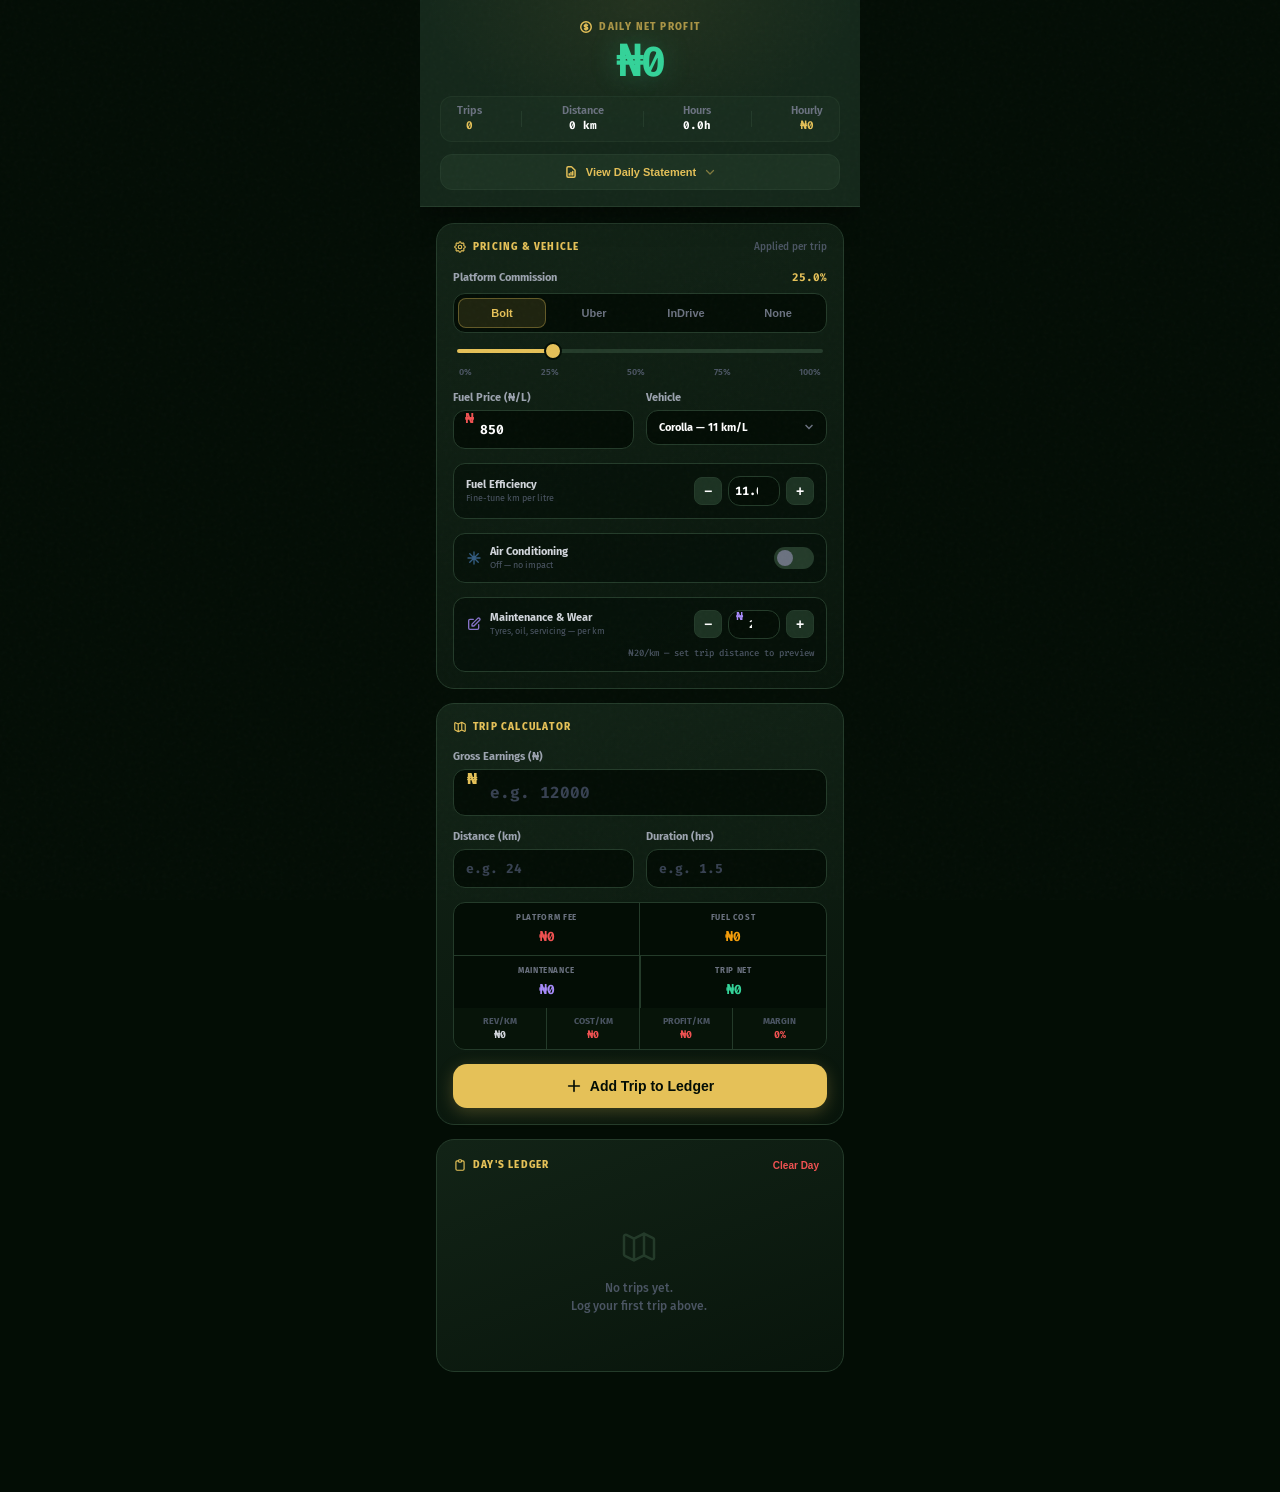
<file: driverprofit (1).html>
<!DOCTYPE html>
<html lang="en">
<head>
    <meta charset="UTF-8">
    <meta name="viewport" content="width=device-width, initial-scale=1.0, maximum-scale=1.0, user-scalable=no">
    <title>Driver Profit Calculator</title>
    <link href="https://fonts.googleapis.com/css2?family=Fira+Code:wght@400;500;600;700&family=Fira+Sans:wght@300;400;500;600;700;800;900&display=swap" rel="stylesheet">

    <style>
        /* ── Reset ── */
        *, *::before, *::after { box-sizing: border-box; margin: 0; padding: 0; }

        :root {
            --gold:          #e5c158;
            --gold-dim:      #c9a840;
            --gold-muted:    rgba(229,193,88,0.12);
            --surface-deep:  #030d05;
            --surface-card:  #14271a;
            --surface-raised:#1c3222;
            --border:        #243b2a;
            --red:           #f05252;
            --red-dim:       rgba(240,82,82,0.12);
            --green:         #34d399;
            --amber:         #f59e0b;
            --blue:          #60a5fa;
            --purple:        #a78bfa;
        }

        body {
            font-family: 'Fira Sans', sans-serif;
            background: var(--surface-deep);
            color: #f3f4f6;
            -webkit-font-smoothing: antialiased;
            min-height: 100vh;
        }
        .mono { font-family: 'Fira Code', monospace; }

        /* Grain */
        body::before {
            content: ''; position: fixed; inset: 0;
            background-image: url("data:image/svg+xml,%3Csvg viewBox='0 0 256 256' xmlns='http://www.w3.org/2000/svg'%3E%3Cfilter id='n'%3E%3CfeTurbulence type='fractalNoise' baseFrequency='0.9' numOctaves='4' stitchTiles='stitch'/%3E%3C/filter%3E%3Crect width='100%25' height='100%25' filter='url(%23n)' opacity='0.035'/%3E%3C/svg%3E");
            pointer-events: none; z-index: 999; opacity: .6;
        }

        /* ═══════ SHELL ═══════ */
        .app {
            max-width: 440px; margin: 0 auto;
            min-height: 100vh; background: var(--surface-deep);
            position: relative; overflow: hidden;
            display: flex; flex-direction: column;
        }

        /* ═══════ HEADER ═══════ */
        .header {
            position: sticky; top: 0; z-index: 10;
            padding: 20px 20px 16px;
            background:
                radial-gradient(ellipse 70% 90% at 50% 0%, rgba(229,193,88,.07) 0%, transparent 70%),
                var(--surface-card);
            border-bottom: 1px solid var(--border);
            box-shadow: 0 4px 24px rgba(0,0,0,.5);
        }
        .header-label {
            display: flex; align-items: center; justify-content: center;
            gap: 6px; margin-bottom: 8px;
        }
        .header-label svg { width: 14px; height: 14px; color: var(--gold); }
        .header-label span {
            font-size: 10px; font-weight: 800; letter-spacing: .14em;
            text-transform: uppercase; color: rgba(229,193,88,.7);
        }
        #dailyNetProfit {
            font-size: 2.6rem; font-weight: 900; letter-spacing: -.04em;
            text-align: center; line-height: 1; color: var(--green);
            text-shadow: 0 0 28px rgba(52,211,153,.25);
        }

        .summary-bar {
            display: flex; align-items: center; justify-content: space-between;
            padding: 8px 16px; margin-top: 12px;
            background: rgba(28,50,34,.5);
            border: 1px solid rgba(36,59,42,.7); border-radius: 12px;
            font-size: 11px;
        }
        .summary-cell { display: flex; flex-direction: column; align-items: center; }
        .summary-cell .s-lbl { color: #6b7280; font-weight: 600; line-height: 1; margin-bottom: 2px; }
        .summary-cell .s-val { font-weight: 900; font-family: 'Fira Code', monospace; }
        .summary-div { width: 1px; height: 16px; background: var(--border); }

        .btn-sheet {
            margin-top: 12px; width: 100%; padding: 10px 0;
            display: flex; align-items: center; justify-content: center; gap: 8px;
            font-size: 11px; font-weight: 700; color: var(--gold);
            background: var(--surface-raised);
            border: 1px solid var(--border); border-radius: 12px;
            cursor: pointer; transition: background .15s, border-color .15s;
        }
        .btn-sheet svg { width: 14px; height: 14px; }
        .btn-sheet:hover { background: var(--border); border-color: rgba(229,193,88,.3); }

        /* ═══════ SCROLL BODY ═══════ */
        .body-scroll {
            padding: 16px; display: flex; flex-direction: column; gap: 14px;
            padding-bottom: 120px; overflow-y: auto; flex: 1;
        }
        .body-scroll::-webkit-scrollbar { width: 3px; }
        .body-scroll::-webkit-scrollbar-thumb { background: var(--border); border-radius: 2px; }

        /* ═══════ CARDS ═══════ */
        .card {
            background: linear-gradient(160deg, rgba(28,50,34,.6) 0%, rgba(20,39,26,.3) 100%);
            border: 1px solid var(--border); border-radius: 18px; padding: 16px;
        }
        .card-header {
            display: flex; align-items: center; justify-content: space-between;
            margin-bottom: 16px;
        }
        .card-body { display: flex; flex-direction: column; gap: 14px; }
        .section-label {
            display: flex; align-items: center; gap: 6px;
            font-size: 10px; font-weight: 800; letter-spacing: .12em;
            text-transform: uppercase; color: var(--gold);
        }
        .section-label svg { width: 14px; height: 14px; }
        .section-note { font-size: 10px; color: #4b5563; font-weight: 500; }

        /* ═══════ FORM ELEMENTS ═══════ */
        .field-label {
            display: block; font-size: 11px; font-weight: 700;
            color: #9ca3af; margin-bottom: 6px;
        }
        .input-wrap { position: relative; }
        .input-prefix {
            position: absolute; inset-y: 0; left: 0;
            display: flex; align-items: center; padding-left: 12px;
            font-weight: 700; font-size: 14px; pointer-events: none;
        }
        input[type="number"], select {
            width: 100%; background: var(--surface-deep);
            border: 1px solid var(--border); color: #fff;
            border-radius: 12px; padding: 10px 12px;
            font-family: 'Fira Code', monospace; font-weight: 700; font-size: 13px;
            -webkit-appearance: none; appearance: none;
            transition: box-shadow .15s;
        }
        input[type="number"]:focus, select:focus {
            outline: none; box-shadow: 0 0 0 1.5px var(--gold);
        }
        input[type="number"]::placeholder { color: #374151; }
        .has-prefix input[type="number"] { padding-left: 26px; }
        .gross-wrap .input-prefix { font-size: 16px; font-weight: 900; color: var(--gold); padding-left: 14px; }
        .gross-wrap input[type="number"] { font-size: 16px; font-weight: 900; padding: 12px 12px 12px 36px; }

        select {
            background-image: url("data:image/svg+xml,%3Csvg xmlns='http://www.w3.org/2000/svg' viewBox='0 0 20 20' fill='%236b7280'%3E%3Cpath d='M9.293 12.95l.707.707L15.657 8l-1.414-1.414L10 10.828 5.757 6.586 4.343 8z'/%3E%3C/svg%3E");
            background-repeat: no-repeat; background-position: right 10px center; background-size: 14px;
            padding-right: 28px; cursor: pointer;
            font-family: 'Fira Sans', sans-serif; font-size: 11px;
        }

        /* ═══════ SLIDER ═══════ */
        .slider-row {
            display: flex; justify-content: space-between; align-items: center; margin-bottom: 8px;
        }
        .slider-row .s-lbl { font-size: 11px; font-weight: 700; color: #9ca3af; }
        .slider-row .s-val { font-size: 11px; font-weight: 700; color: var(--gold); font-family: 'Fira Code', monospace; }
        input[type="range"] {
            -webkit-appearance: none; appearance: none;
            background: transparent; cursor: pointer; height: 20px; width: 100%;
        }
        input[type="range"]::-webkit-slider-runnable-track {
            height: 4px; border-radius: 2px;
            background: linear-gradient(to right, var(--gold) var(--pct,25%), var(--border) var(--pct,25%));
        }
        input[type="range"]::-webkit-slider-thumb {
            -webkit-appearance: none; width: 18px; height: 18px; border-radius: 50%;
            background: var(--gold); border: 2.5px solid var(--surface-deep);
            cursor: pointer; margin-top: -7px;
            transition: transform .1s, box-shadow .1s;
        }
        input[type="range"]:active::-webkit-slider-thumb {
            transform: scale(1.25); box-shadow: 0 0 0 6px rgba(229,193,88,.18);
        }
        .slider-ticks {
            display: flex; justify-content: space-between;
            font-size: 9px; color: #4b5563; font-weight: 600; margin-top: 2px; padding: 0 2px;
        }

        /* ═══════ PLATFORM TABS ═══════ */
        .platform-tabs {
            display: grid; grid-template-columns: repeat(4,1fr); gap: 4px;
            padding: 4px; background: var(--surface-deep);
            border: 1px solid var(--border); border-radius: 12px; margin-bottom: 8px;
        }
        .platform-tab {
            padding: 8px 0; font-size: 11px; font-weight: 600;
            border-radius: 8px; border: 1px solid transparent;
            cursor: pointer; background: none; color: #6b7280;
            transition: all .15s;
        }
        .platform-tab:hover { color: #d1d5db; }
        .platform-tab.active {
            background: var(--gold-muted); color: var(--gold);
            border-color: rgba(229,193,88,.35); font-weight: 700;
        }

        /* ═══════ GRID ═══════ */
        .grid-2 { display: grid; grid-template-columns: 1fr 1fr; gap: 12px; }

        /* ═══════ INSET BLOCKS ═══════ */
        .inset-block {
            background: rgba(3,13,5,.6); border: 1px solid var(--border);
            border-radius: 12px; padding: 12px;
        }
        .inset-row { display: flex; align-items: center; justify-content: space-between; }
        .inset-icon { width: 16px; height: 16px; flex-shrink: 0; transition: color .2s; }
        .inset-label-wrap { display: flex; align-items: center; gap: 8px; }
        .inset-title { font-size: 11px; font-weight: 700; color: #d1d5db; line-height: 1; }
        .inset-sub   { font-size: 9px; color: #4b5563; margin-top: 3px; }

        /* ═══════ STEPPERS ═══════ */
        .stepper { display: flex; align-items: center; gap: 6px; }
        .stepper-btn {
            width: 28px; height: 28px; display: flex; align-items: center; justify-content: center;
            background: var(--surface-raised); border: 1px solid var(--border);
            border-radius: 8px; color: #fff; font-weight: 700; font-size: 14px;
            cursor: pointer; user-select: none; transition: background .1s, transform .1s;
        }
        .stepper-btn:active { background: var(--surface-deep); transform: scale(.93); }
        .stepper-val {
            font-size: 14px; font-weight: 900; font-family: 'Fira Code', monospace;
            width: 48px; text-align: center;
        }

        /* ═══════ AC TOGGLE ═══════ */
        .ac-toggle {
            position: relative; width: 40px; height: 22px;
            background: var(--border); border-radius: 11px;
            cursor: pointer; transition: background .2s; border: 1px solid transparent; flex-shrink: 0;
        }
        .ac-toggle::after {
            content: ''; position: absolute; top: 2px; left: 2px;
            width: 16px; height: 16px; border-radius: 50%; background: #6b7280;
            transition: transform .2s, background .2s;
        }
        .ac-toggle.on { background: rgba(96,165,250,.2); border-color: rgba(96,165,250,.4); }
        .ac-toggle.on::after { transform: translateX(18px); background: var(--blue); }
        .ac-penalty-row {
            border-top: 1px solid rgba(36,59,42,.6); margin-top: 10px; padding-top: 10px;
            display: none; align-items: center; justify-content: space-between;
        }
        .ac-penalty-row.show { display: flex; }

        /* ═══════ PREVIEW BOX ═══════ */
        .preview-box {
            background: var(--surface-deep); border: 1px solid var(--border);
            border-radius: 12px; overflow: hidden;
        }
        .preview-grid { display: grid; grid-template-columns: 1fr 1fr; }
        .preview-cell { padding: 10px 12px; text-align: center; border-bottom: 1px solid var(--border); }
        .preview-cell:nth-child(odd) { border-right: 1px solid var(--border); }
        .preview-cell.last { border-bottom: none; }
        .preview-cell .p-lbl {
            display: block; font-size: 8px; font-weight: 700;
            text-transform: uppercase; letter-spacing: .08em; color: #6b7280; margin-bottom: 4px;
        }
        .preview-cell .p-val { font-size: 13px; font-weight: 900; font-family: 'Fira Code', monospace; }
        .economics-strip { display: grid; grid-template-columns: repeat(4,1fr); background: rgba(13,31,16,.4); }
        .eco-cell { padding: 8px 4px; text-align: center; font-size: 9px; color: #4b5563; }
        .eco-cell:not(:last-child) { border-right: 1px solid var(--border); }
        .eco-cell .e-lbl { display: block; font-weight: 700; text-transform: uppercase; margin-bottom: 2px; }
        .eco-cell .e-val { font-size: 10px; font-weight: 700; font-family: 'Fira Code', monospace; }

        /* ═══════ BUTTONS ═══════ */
        .btn-gold {
            width: 100%; padding: 14px 0;
            display: flex; align-items: center; justify-content: center; gap: 8px;
            font-size: 14px; font-weight: 800;
            background: var(--gold); color: var(--surface-deep);
            border: none; border-radius: 14px; cursor: pointer;
            box-shadow: 0 4px 16px rgba(229,193,88,.25);
            transition: background .15s, box-shadow .15s, transform .1s;
        }
        .btn-gold svg { width: 16px; height: 16px; }
        .btn-gold:hover { background: #d4af37; box-shadow: 0 4px 22px rgba(229,193,88,.38); }
        .btn-gold:active { transform: scale(.98); }
        .btn-ghost-red {
            font-size: 10px; font-weight: 700; color: var(--red);
            background: none; border: none; cursor: pointer;
            padding: 4px 8px; border-radius: 6px; transition: background .15s;
        }
        .btn-ghost-red:hover { background: var(--red-dim); }

        /* ═══════ LEDGER ═══════ */
        .ledger-header { display: flex; align-items: center; justify-content: space-between; margin-bottom: 12px; }
        .trip-list { display: flex; flex-direction: column; gap: 8px; max-height: 260px; overflow-y: auto; padding-right: 2px; }
        .trip-list::-webkit-scrollbar { width: 3px; }
        .trip-list::-webkit-scrollbar-thumb { background: var(--border); border-radius: 2px; }

        .empty-state {
            display: flex; flex-direction: column; align-items: center;
            justify-content: center; gap: 12px; text-align: center; padding: 40px 0;
        }
        .empty-state svg { width: 40px; height: 40px; color: var(--border); }
        .empty-state p { font-size: 12px; color: #4b5563; font-weight: 500; line-height: 1.5; }
        @keyframes emptyFloat { 0%,100%{transform:translateY(0)} 50%{transform:translateY(-5px)} }
        .empty-state svg { animation: emptyFloat 3s ease-in-out infinite; }

        @keyframes tripIn { from{opacity:0;transform:translateY(-8px) scale(.98)} to{opacity:1;transform:none} }
        .trip-row {
            background: rgba(3,13,5,.6); border: 1px solid var(--border);
            border-radius: 12px; padding: 12px;
            display: flex; flex-direction: column; gap: 8px;
            animation: tripIn .28s cubic-bezier(.16,1,.3,1) both;
        }
        .trip-top { display: flex; align-items: flex-start; justify-content: space-between; gap: 8px; }
        .trip-info { flex: 1; }
        .trip-tags { display: flex; align-items: center; gap: 6px; flex-wrap: wrap; margin-bottom: 4px; }
        .trip-name { font-size: 11px; font-weight: 700; color: #e5e7eb; }
        .badge { font-size: 9px; font-weight: 600; padding: 2px 6px; border-radius: 6px; font-family: 'Fira Code', monospace; }
        .badge-gray { background: var(--border); color: #9ca3af; }
        .badge-ac   { background: rgba(96,165,250,.15); color: var(--blue); border: 1px solid rgba(96,165,250,.3); }
        .trip-costs { display: flex; align-items: center; gap: 6px; flex-wrap: wrap; font-size: 10px; color: #6b7280; }
        .trip-costs b { font-weight: 700; font-family: 'Fira Code', monospace; }
        .trip-sep { color: var(--border); }
        .trip-net-col { display: flex; align-items: center; gap: 8px; }
        .trip-net-lbl { font-size: 9px; color: #4b5563; display: block; margin-bottom: 2px; }
        .trip-net-val { font-size: 13px; font-weight: 900; font-family: 'Fira Code', monospace; }
        .trip-del {
            padding: 6px; border-radius: 8px; background: none; border: none;
            cursor: pointer; color: #4b5563; transition: background .15s, color .15s;
        }
        .trip-del:hover { background: var(--red-dim); color: var(--red); }
        .trip-del svg { width: 14px; height: 14px; display: block; }
        .trip-eco {
            display: grid; grid-template-columns: repeat(4,1fr); gap: 4px;
            padding-top: 8px; border-top: 1px solid rgba(36,59,42,.6);
            text-align: center; font-size: 9px; color: #6b7280;
        }
        .trip-eco b { display: block; font-weight: 700; font-family: 'Fira Code', monospace; font-size: 10px; }

        /* ═══════ BACKDROP + SHEET ═══════ */
        .backdrop {
            position: absolute; inset: 0;
            background: rgba(3,13,5,.75); backdrop-filter: blur(2px);
            z-index: 20; opacity: 0; pointer-events: none; transition: opacity .3s;
        }
        .backdrop.show { opacity: 1; pointer-events: all; }

        .bottom-sheet {
            position: absolute; bottom: 0; width: 100%; height: 82%; z-index: 30;
            border-radius: 40px 40px 0 0;
            background: linear-gradient(175deg, #1c3222 0%, #14271a 40%, #0d1f10 100%);
            border-top: 1px solid #2d4d36;
            display: flex; flex-direction: column;
            transform: translateY(100%);
            transition: transform .4s cubic-bezier(.16,1,.3,1);
        }
        .bottom-sheet.open { transform: translateY(0); }
        .sheet-handle { display: flex; justify-content: center; padding: 16px 0 12px; cursor: pointer; }
        .sheet-handle span { width: 48px; height: 4px; background: var(--border); border-radius: 2px; }
        .sheet-body { padding: 0 24px 32px; overflow-y: auto; flex: 1; }
        .sheet-body::-webkit-scrollbar { width: 3px; }
        .sheet-body::-webkit-scrollbar-thumb { background: var(--border); border-radius: 2px; }

        .sheet-head { display: flex; align-items: center; gap: 12px; margin-bottom: 28px; }
        .sheet-icon {
            width: 42px; height: 42px; border-radius: 14px;
            background: var(--border); color: var(--gold);
            display: flex; align-items: center; justify-content: center; flex-shrink: 0;
        }
        .sheet-icon svg { width: 20px; height: 20px; }
        .sheet-title { font-size: 17px; font-weight: 900; color: #fff; letter-spacing: -.02em; line-height: 1; }
        .sheet-subtitle { font-size: 10px; color: #6b7280; text-transform: uppercase; letter-spacing: .12em; font-weight: 700; margin-top: 4px; }

        /* Statement rows */
        .stmt-rows { display: flex; flex-direction: column; gap: 12px; }
        .stmt-row { padding-bottom: 12px; border-bottom: 1px solid var(--border); }
        .stmt-inner { display: flex; align-items: flex-end; justify-content: space-between; }
        .stmt-left { flex: 1; margin-right: 16px; }
        .stmt-lbl { font-size: 10px; font-weight: 700; text-transform: uppercase; letter-spacing: .08em; margin-bottom: 4px; }
        .stmt-val { font-size: 21px; font-weight: 900; font-family: 'Fira Code', monospace; }
        .stmt-badge {
            font-size: 10px; font-weight: 700; padding: 4px 8px;
            border-radius: 8px; white-space: nowrap; font-family: 'Fira Code', monospace;
        }
        .deduct-bar { height: 3px; border-radius: 2px; background: var(--border); overflow: hidden; margin-top: 8px; }
        .deduct-fill { height: 100%; border-radius: 2px; transition: width .6s cubic-bezier(.34,1.56,.64,1); }

        .stmt-net {
            border-radius: 18px; padding: 16px;
            background: linear-gradient(135deg, rgba(52,211,153,.08) 0%, rgba(28,50,34,.6) 100%);
            border: 1px solid rgba(52,211,153,.15);
            display: flex; align-items: flex-end; justify-content: space-between;
        }
        .net-lbl { font-size: 9px; font-weight: 800; text-transform: uppercase; letter-spacing: .12em; color: var(--green); margin-bottom: 4px; }
        .net-val  { font-size: 1.7rem; font-weight: 900; font-family: 'Fira Code', monospace; color: #6ee7b7; line-height: 1; }
        .hourly-lbl { font-size: 9px; font-weight: 800; text-transform: uppercase; letter-spacing: .12em; color: var(--gold); margin-bottom: 4px; text-align: right; }
        .hourly-val { font-size: 21px; font-weight: 900; font-family: 'Fira Code', monospace; color: var(--gold); text-align: right; }

        .unit-grid {
            background: rgba(3,13,5,.6); border: 1px solid var(--border); border-radius: 18px; padding: 16px;
        }
        .unit-grid-title { font-size: 9px; font-weight: 800; text-transform: uppercase; letter-spacing: .12em; color: var(--gold); margin-bottom: 12px; }
        .unit-cells { display: grid; grid-template-columns: 1fr 1fr; gap: 8px; }
        .unit-cell { background: rgba(28,50,34,.7); border: 1px solid var(--border); border-radius: 10px; padding: 8px 10px; }
        .unit-cell .u-lbl { font-size: 9px; font-weight: 700; text-transform: uppercase; display: block; margin-bottom: 2px; }
        .unit-cell .u-val { font-size: 13px; font-weight: 700; font-family: 'Fira Code', monospace; }

        .btn-dismiss {
            margin-top: 32px; width: 100%; padding: 16px;
            font-size: 14px; font-weight: 700; color: var(--gold);
            background: var(--surface-raised); border: 1px solid rgba(229,193,88,.2);
            border-radius: 14px; cursor: pointer; transition: background .15s, border-color .15s;
        }
        .btn-dismiss:hover { background: var(--gold-muted); border-color: rgba(229,193,88,.4); }

        /* ═══════ ANIMATIONS ═══════ */
        @keyframes countPulse { 0%,100%{transform:scale(1)} 50%{transform:scale(1.04)} }
        .profit-pulse { animation: countPulse .35s ease; }
        @keyframes flashGold { 0%,100%{background:var(--gold)} 40%{background:#fff} }
        .btn-flash { animation: flashGold .35s ease; }

        /* ═══════ MISC ═══════ */
        #maintEstimate {
            font-size: 9px; text-align: right; margin-top: 8px;
            font-weight: 500; font-family: 'Fira Code', monospace; color: #4b5563;
        }
    </style>
</head>
<body>
<div class="app">

    <!-- ══════════════════════════════════
         HEADER
    ══════════════════════════════════ -->
    <div class="header">
        <div class="header-label">
            <svg fill="none" stroke="currentColor" viewBox="0 0 24 24">
                <path stroke-linecap="round" stroke-linejoin="round" stroke-width="2.5"
                    d="M12 8c-1.657 0-3 .895-3 2s1.343 2 3 2 3 .895 3 2-1.343 2-3 2m0-8c1.11 0 2.08.402 2.599 1M12 8V7m0 1v8m0 0v1m0-1c-1.11 0-2.08-.402-2.599-1M21 12a9 9 0 11-18 0 9 9 0 0118 0z"/>
            </svg>
            <span>Daily Net Profit</span>
        </div>

        <div id="dailyNetProfit" class="mono">₦0</div>

        <div class="summary-bar">
            <div class="summary-cell">
                <span class="s-lbl">Trips</span>
                <span id="summaryTrips" class="s-val" style="color:var(--gold)">0</span>
            </div>
            <div class="summary-div"></div>
            <div class="summary-cell">
                <span class="s-lbl">Distance</span>
                <span id="summaryDistance" class="s-val" style="color:#fff">0 km</span>
            </div>
            <div class="summary-div"></div>
            <div class="summary-cell">
                <span class="s-lbl">Hours</span>
                <span id="summaryHours" class="s-val" style="color:#fff">0h</span>
            </div>
            <div class="summary-div"></div>
            <div class="summary-cell">
                <span class="s-lbl">Hourly</span>
                <span id="summaryHourly" class="s-val" style="color:var(--gold)">₦0</span>
            </div>
        </div>

        <button class="btn-sheet" onclick="toggleSheet()">
            <svg fill="none" stroke="currentColor" viewBox="0 0 24 24">
                <path stroke-linecap="round" stroke-linejoin="round" stroke-width="2.5"
                    d="M9 17v-2m3 2v-4m3 4v-6m2 10H7a2 2 0 01-2-2V5a2 2 0 012-2h5.586a1 1 0 01.707.293l5.414 5.414a1 1 0 01.293.707V19a2 2 0 01-2 2z"/>
            </svg>
            <span>View Daily Statement</span>
            <svg style="width:12px;height:12px;opacity:.5" fill="none" stroke="currentColor" viewBox="0 0 24 24">
                <path stroke-linecap="round" stroke-linejoin="round" stroke-width="2.5" d="M19 9l-7 7-7-7"/>
            </svg>
        </button>
    </div>

    <!-- ══════════════════════════════════
         SCROLLABLE BODY
    ══════════════════════════════════ -->
    <div class="body-scroll">

        <!-- ── Card 1: Settings ── -->
        <div class="card">
            <div class="card-header">
                <h2 class="section-label">
                    <svg fill="none" stroke="currentColor" viewBox="0 0 24 24">
                        <path stroke-linecap="round" stroke-linejoin="round" stroke-width="2"
                            d="M10.325 4.317c.426-1.756 2.924-1.756 3.35 0a1.724 1.724 0 002.573 1.066c1.543-.94 3.31.826 2.37 2.37a1.724 1.724 0 001.065 2.572c1.756.426 1.756 2.924 0 3.35a1.724 1.724 0 00-1.066 2.573c.94 1.543-.826 3.31-2.37 2.37a1.724 1.724 0 00-2.572 1.065c-.426 1.756-2.924 1.756-3.35 0a1.724 1.724 0 00-2.573-1.066c-1.543.94-3.31-.826-2.37-2.37a1.724 1.724 0 00-1.065-2.572c-1.756-.426-1.756-2.924 0-3.35a1.724 1.724 0 001.066-2.573c-.94-1.543.826-3.31 2.37-2.37.996.608 2.296.07 2.572-1.065z"/>
                        <path stroke-linecap="round" stroke-linejoin="round" stroke-width="2" d="M15 12a3 3 0 11-6 0 3 3 0 016 0z"/>
                    </svg>
                    Pricing &amp; Vehicle
                </h2>
                <span class="section-note">Applied per trip</span>
            </div>

            <div class="card-body">

                <!-- Platform -->
                <div>
                    <div class="slider-row">
                        <span class="s-lbl">Platform Commission</span>
                        <span id="sliderValDisplay" class="s-val">25.0%</span>
                    </div>
                    <div class="platform-tabs">
                        <button id="btnBolt"    class="platform-tab active" onclick="setPlatform(25,'btnBolt')">Bolt</button>
                        <button id="btnUber"    class="platform-tab"        onclick="setPlatform(20,'btnUber')">Uber</button>
                        <button id="btnInDrive" class="platform-tab"        onclick="setPlatform(10,'btnInDrive')">InDrive</button>
                        <button id="btnZero"    class="platform-tab"        onclick="setPlatform(0,'btnZero')">None</button>
                    </div>
                    <div style="padding:0 4px">
                        <input type="range" id="platformSlider" min="0" max="100" step="0.5" value="25"
                               style="--pct:25%" oninput="handleSliderInput(this.value)">
                        <div class="slider-ticks">
                            <span>0%</span><span>25%</span><span>50%</span><span>75%</span><span>100%</span>
                        </div>
                    </div>
                </div>

                <!-- Fuel + Vehicle -->
                <div class="grid-2">
                    <div>
                        <label class="field-label">Fuel Price (₦/L)</label>
                        <div class="input-wrap has-prefix">
                            <span class="input-prefix" style="color:var(--red)">₦</span>
                            <input type="number" id="fuelPrice" inputmode="decimal" value="850"
                                   oninput="updateCurrentTripPreview()">
                        </div>
                    </div>
                    <div>
                        <label class="field-label">Vehicle</label>
                        <select id="efficiency" onchange="handlePresetSelect(this.value)">
                            <option value="11">Corolla — 11 km/L</option>
                            <option value="13">Elantra — 13 km/L</option>
                            <option value="15">Rio — 15 km/L</option>
                            <option value="18">S-Presso — 18 km/L</option>
                            <option value="8">Sienna — 8 km/L</option>
                            <option value="9">Lexus ES350 — 9 km/L</option>
                            <option value="22">Keke — 22 km/L</option>
                            <option value="custom">Custom</option>
                        </select>
                    </div>
                </div>

                <!-- Efficiency fine-tune -->
                <div class="inset-block inset-row">
                    <div>
                        <p class="inset-title">Fuel Efficiency</p>
                        <p class="inset-sub">Fine-tune km per litre</p>
                    </div>
                    <div class="stepper">
                        <button type="button" class="stepper-btn" onclick="adjustEfficiency(-0.5)">−</button>
                        <input type="number" id="manualEfficiency" inputmode="decimal" step="0.1" value="11.0"
                               style="width:52px;text-align:center;padding:6px;font-size:12px"
                               oninput="handleManualEfficiencyInput(this.value)">
                        <button type="button" class="stepper-btn" onclick="adjustEfficiency(0.5)">+</button>
                    </div>
                </div>

                <!-- AC Toggle -->
                <div class="inset-block">
                    <div class="inset-row">
                        <div class="inset-label-wrap">
                            <svg id="acIcon" class="inset-icon" fill="none" stroke="currentColor"
                                 viewBox="0 0 24 24" style="color:rgba(96,165,250,.5)">
                                <path stroke-linecap="round" stroke-linejoin="round" stroke-width="2"
                                    d="M12 3v18M3 12h18M5.636 5.636l12.728 12.728M18.364 5.636L5.636 18.364"/>
                            </svg>
                            <div>
                                <p class="inset-title">Air Conditioning</p>
                                <p id="acStatusText" class="inset-sub">Off — no impact</p>
                            </div>
                        </div>
                        <div id="acToggle" class="ac-toggle" onclick="toggleAC()"></div>
                    </div>
                    <div id="acPenaltyRow" class="ac-penalty-row">
                        <div>
                            <p style="font-size:10px;font-weight:700;color:var(--blue);line-height:1">Efficiency Penalty</p>
                            <p class="inset-sub">% drop in km/L with AC on</p>
                        </div>
                        <div class="stepper">
                            <button type="button" class="stepper-btn" onclick="adjustAcPenalty(-1)">−</button>
                            <span id="acPenaltyDisplay" class="stepper-val" style="color:var(--blue)">15%</span>
                            <button type="button" class="stepper-btn" onclick="adjustAcPenalty(1)">+</button>
                        </div>
                    </div>
                </div>

                <!-- Maintenance -->
                <div class="inset-block">
                    <div class="inset-row">
                        <div class="inset-label-wrap">
                            <svg class="inset-icon" fill="none" stroke="currentColor"
                                 viewBox="0 0 24 24" style="color:var(--purple);opacity:.8">
                                <path stroke-linecap="round" stroke-linejoin="round" stroke-width="2"
                                    d="M11 5H6a2 2 0 00-2 2v11a2 2 0 002 2h11a2 2 0 002-2v-5m-1.414-9.414a2 2 0 112.828 2.828L11.828 15H9v-2.828l8.586-8.586z"/>
                            </svg>
                            <div>
                                <p class="inset-title">Maintenance &amp; Wear</p>
                                <p class="inset-sub">Tyres, oil, servicing — per km</p>
                            </div>
                        </div>
                        <div class="stepper">
                            <button type="button" class="stepper-btn" onclick="adjustMaintRate(-5)">−</button>
                            <div class="input-wrap has-prefix" style="width:52px">
                                <span class="input-prefix" style="font-size:11px;padding-left:8px;color:var(--purple)">₦</span>
                                <input type="number" id="maintRateInput" inputmode="decimal" value="20"
                                       style="padding-left:20px;width:52px;font-size:11px;padding-top:6px;padding-bottom:6px"
                                       oninput="updateCurrentTripPreview()">
                            </div>
                            <button type="button" class="stepper-btn" onclick="adjustMaintRate(5)">+</button>
                        </div>
                    </div>
                    <p id="maintEstimate">Set distance on trip to see estimate</p>
                </div>

            </div>
        </div><!-- /settings -->

        <!-- ── Card 2: Trip Calculator ── -->
        <div class="card">
            <div class="card-header">
                <h2 class="section-label">
                    <svg fill="none" stroke="currentColor" viewBox="0 0 24 24">
                        <path stroke-linecap="round" stroke-linejoin="round" stroke-width="2"
                            d="M9 20l-5.447-2.724A1 1 0 013 16.382V5.618a1 1 0 011.447-.894L9 7m0 13l6-3m-6 3V7m6 10l4.553 2.276A1 1 0 0021 18.382V7.618a1 1 0 00-.553-.894L15 4m0 13V4m0 0L9 7"/>
                    </svg>
                    Trip Calculator
                </h2>
            </div>

            <div class="card-body">
                <div>
                    <label class="field-label">Gross Earnings (₦)</label>
                    <div class="input-wrap gross-wrap">
                        <span class="input-prefix">₦</span>
                        <input type="number" id="tripGross" inputmode="decimal" placeholder="e.g. 12000"
                               oninput="updateCurrentTripPreview()">
                    </div>
                </div>

                <div class="grid-2">
                    <div>
                        <label class="field-label">Distance (km)</label>
                        <input type="number" id="tripDistance" inputmode="decimal" placeholder="e.g. 24"
                               oninput="updateCurrentTripPreview()">
                    </div>
                    <div>
                        <label class="field-label">Duration (hrs)</label>
                        <input type="number" id="tripHours" inputmode="decimal" placeholder="e.g. 1.5"
                               oninput="updateCurrentTripPreview()">
                    </div>
                </div>

                <!-- Preview -->
                <div class="preview-box">
                    <div class="preview-grid">
                        <div class="preview-cell">
                            <span class="p-lbl">Platform Fee</span>
                            <span id="previewPlatform" class="p-val" style="color:var(--red)">₦0</span>
                        </div>
                        <div class="preview-cell">
                            <span id="previewFuelLabel" class="p-lbl">Fuel Cost</span>
                            <span id="previewFuel" class="p-val" style="color:var(--amber)">₦0</span>
                        </div>
                        <div class="preview-cell last">
                            <span class="p-lbl">Maintenance</span>
                            <span id="previewMaint" class="p-val" style="color:var(--purple)">₦0</span>
                        </div>
                        <div class="preview-cell last" style="border-left:1px solid var(--border)">
                            <span class="p-lbl">Trip Net</span>
                            <span id="previewNet" class="p-val" style="color:var(--green)">₦0</span>
                        </div>
                    </div>
                    <div class="economics-strip">
                        <div class="eco-cell">
                            <span class="e-lbl">Rev/km</span>
                            <span id="previewRevPerKm" class="e-val" style="color:#d1d5db">₦0</span>
                        </div>
                        <div class="eco-cell">
                            <span class="e-lbl">Cost/km</span>
                            <span id="previewCostPerKm" class="e-val" style="color:var(--red)">₦0</span>
                        </div>
                        <div class="eco-cell">
                            <span class="e-lbl">Profit/km</span>
                            <span id="previewProfitPerKm" class="e-val" style="color:var(--green)">₦0</span>
                        </div>
                        <div class="eco-cell">
                            <span class="e-lbl">Margin</span>
                            <span id="previewMargin" class="e-val" style="color:var(--green)">0%</span>
                        </div>
                    </div>
                </div>

                <button id="addTripBtn" class="btn-gold" onclick="addTrip()">
                    <svg fill="none" stroke="currentColor" viewBox="0 0 24 24">
                        <path stroke-linecap="round" stroke-linejoin="round" stroke-width="2.5" d="M12 4v16m8-8H4"/>
                    </svg>
                    Add Trip to Ledger
                </button>
            </div>
        </div><!-- /trip calc -->

        <!-- ── Card 3: Ledger ── -->
        <div class="card">
            <div class="ledger-header">
                <h2 class="section-label">
                    <svg fill="none" stroke="currentColor" viewBox="0 0 24 24">
                        <path stroke-linecap="round" stroke-linejoin="round" stroke-width="2"
                            d="M9 5H7a2 2 0 00-2 2v12a2 2 0 002 2h10a2 2 0 002-2V7a2 2 0 00-2-2h-2M9 5a2 2 0 002 2h2a2 2 0 002-2M9 5a2 2 0 012-2h2a2 2 0 012 2"/>
                    </svg>
                    Day's Ledger
                </h2>
                <button class="btn-ghost-red" onclick="clearLedger()">Clear Day</button>
            </div>
            <div class="trip-list" id="tripsList">
                <div id="noTripsMessage" class="empty-state">
                    <svg fill="none" stroke="currentColor" viewBox="0 0 24 24">
                        <path stroke-linecap="round" stroke-linejoin="round" stroke-width="1.5"
                            d="M9 20l-5.447-2.724A1 1 0 013 16.382V5.618a1 1 0 011.447-.894L9 7m0 13l6-3m-6 3V7m6 10l4.553 2.276A1 1 0 0021 18.382V7.618a1 1 0 00-.553-.894L15 4m0 13V4m0 0L9 7"/>
                    </svg>
                    <p>No trips yet.<br>Log your first trip above.</p>
                </div>
            </div>
        </div>

    </div><!-- /body-scroll -->

    <!-- BACKDROP -->
    <div id="backdrop" class="backdrop" onclick="toggleSheet()"></div>

    <!-- ══════════════════════════════════
         BOTTOM SHEET
    ══════════════════════════════════ -->
    <div id="bottomSheet" class="bottom-sheet">
        <div class="sheet-handle" onclick="toggleSheet()"><span></span></div>
        <div class="sheet-body">

            <div class="sheet-head">
                <div class="sheet-icon">
                    <svg fill="none" stroke="currentColor" viewBox="0 0 24 24">
                        <path stroke-linecap="round" stroke-linejoin="round" stroke-width="2.5"
                            d="M9 17v-2m3 2v-4m3 4v-6m2 10H7a2 2 0 01-2-2V5a2 2 0 012-2h5.586a1 1 0 01.707.293l5.414 5.414a1 1 0 01.293.707V19a2 2 0 01-2 2z"/>
                    </svg>
                </div>
                <div>
                    <div class="sheet-title">Daily Statement</div>
                    <div class="sheet-subtitle">Summary of all logged trips</div>
                </div>
            </div>

            <div class="stmt-rows">

                <div class="stmt-row">
                    <div class="stmt-inner">
                        <div class="stmt-left">
                            <p class="stmt-lbl" style="color:#6b7280">Total Gross</p>
                            <p id="bdGross" class="stmt-val" style="font-size:24px;color:#fff">₦0</p>
                        </div>
                        <span class="stmt-badge" style="background:var(--border);color:var(--gold)">100%</span>
                    </div>
                </div>

                <div class="stmt-row">
                    <div class="stmt-inner">
                        <div class="stmt-left">
                            <p class="stmt-lbl" style="color:var(--red)">Platform Commission</p>
                            <p id="bdPlatform" class="stmt-val" style="color:var(--red)">− ₦0</p>
                            <div class="deduct-bar"><div id="barPlatform" class="deduct-fill" style="width:0%;background:var(--red)"></div></div>
                        </div>
                        <span id="bdPlatformPct" class="stmt-badge" style="background:rgba(240,82,82,.1);color:var(--red)">Avg 25.0%</span>
                    </div>
                </div>

                <div class="stmt-row">
                    <div class="stmt-inner">
                        <div class="stmt-left">
                            <p class="stmt-lbl" style="color:var(--amber)">Fuel Expenses</p>
                            <p id="bdFuel" class="stmt-val" style="color:var(--amber)">− ₦0</p>
                            <div class="deduct-bar"><div id="barFuel" class="deduct-fill" style="width:0%;background:var(--amber)"></div></div>
                        </div>
                        <span id="bdLiters" class="stmt-badge" style="background:rgba(245,158,11,.1);color:var(--amber)">0.0 L</span>
                    </div>
                </div>

                <div class="stmt-row">
                    <div class="stmt-inner">
                        <div class="stmt-left">
                            <p class="stmt-lbl" style="color:var(--purple)">Maintenance &amp; Wear</p>
                            <p id="bdMaint" class="stmt-val" style="color:var(--purple)">− ₦0</p>
                            <div class="deduct-bar"><div id="barMaint" class="deduct-fill" style="width:0%;background:var(--purple)"></div></div>
                        </div>
                        <span id="bdMaintPerKm" class="stmt-badge" style="background:rgba(167,139,250,.1);color:var(--purple)">₦0/km</span>
                    </div>
                </div>

                <div class="stmt-net">
                    <div>
                        <p class="net-lbl">Take-Home Profit</p>
                        <p id="bdNet" class="net-val">₦0</p>
                    </div>
                    <div>
                        <p class="hourly-lbl">Hourly Wage</p>
                        <p id="bdHourly" class="hourly-val">₦0/hr</p>
                    </div>
                </div>

                <div class="unit-grid">
                    <p class="unit-grid-title">Shift Unit Economics</p>
                    <div class="unit-cells">
                        <div class="unit-cell">
                            <span class="u-lbl" style="color:#6b7280">Avg Rev / km</span>
                            <span id="bdRevPerKm" class="u-val" style="color:#fff">₦0</span>
                        </div>
                        <div class="unit-cell">
                            <span class="u-lbl" style="color:var(--red)">Avg Cost / km</span>
                            <span id="bdCostPerKm" class="u-val" style="color:var(--red)">₦0</span>
                        </div>
                        <div class="unit-cell">
                            <span class="u-lbl" style="color:var(--green)">Avg Profit / km</span>
                            <span id="bdProfitPerKm" class="u-val" style="color:var(--green)">₦0</span>
                        </div>
                        <div class="unit-cell">
                            <span class="u-lbl" style="color:var(--green)">Shift Margin</span>
                            <span id="bdMargin" class="u-val" style="color:var(--green)">0%</span>
                        </div>
                    </div>
                </div>

            </div>

            <button class="btn-dismiss" onclick="toggleSheet()">Dismiss</button>

        </div>
    </div><!-- /bottom-sheet -->

</div><!-- /app -->

<script>
    // ── State ──
    let platformFeePercentage = 25;
    let isSheetOpen = false;
    let ledgerTrips = [];
    let acOn = false;
    let acPenaltyPct = 15;

    // ── DOM ──
    const elPlatformSlider   = document.getElementById('platformSlider');
    const elSliderValDisplay = document.getElementById('sliderValDisplay');
    const elFuelPrice        = document.getElementById('fuelPrice');
    const elEfficiencyPreset = document.getElementById('efficiency');
    const elManualEfficiency = document.getElementById('manualEfficiency');
    const elTripGross        = document.getElementById('tripGross');
    const elTripDistance     = document.getElementById('tripDistance');
    const elTripHours        = document.getElementById('tripHours');
    const elMaintRateInput   = document.getElementById('maintRateInput');

    const fmt = n => {
        const abs = Math.abs(n).toLocaleString('en-NG', { maximumFractionDigits: 0 });
        return n < 0 ? `−₦${abs}` : `₦${abs}`;
    };

    // ── Animated profit ──
    let _lastProfit = 0;
    function animateProfit(target) {
        const el = document.getElementById('dailyNetProfit');
        const start = _lastProfit, delta = target - start;
        if (delta === 0) return;
        const dur = 380, t0 = performance.now();
        (function tick(now) {
            const p = Math.min((now - t0) / dur, 1);
            const ease = 1 - Math.pow(1 - p, 3);
            el.style.color = target < 0 ? 'var(--red)' : 'var(--green)';
            el.style.textShadow = target < 0
                ? '0 0 28px rgba(240,82,82,.3)'
                : target === 0 ? 'none' : '0 0 28px rgba(52,211,153,.25)';
            el.textContent = fmt(Math.round(start + delta * ease));
            if (p < 1) requestAnimationFrame(tick);
            else { _lastProfit = target; el.textContent = fmt(target); }
        })(t0);
        el.classList.remove('profit-pulse');
        void el.offsetWidth;
        el.classList.add('profit-pulse');
    }

    // ── Platform ──
    function setPlatform(pct, btnId) {
        platformFeePercentage = pct;
        elPlatformSlider.value = pct;
        elSliderValDisplay.textContent = pct.toFixed(1) + '%';
        syncSliderTrack(pct);
        ['btnBolt','btnUber','btnInDrive','btnZero'].forEach(id =>
            document.getElementById(id).classList.toggle('active', id === btnId));
        updateCurrentTripPreview();
    }
    function syncSliderTrack(val) { elPlatformSlider.style.setProperty('--pct', val + '%'); }
    function handleSliderInput(value) {
        const v = parseFloat(value);
        platformFeePercentage = v;
        elSliderValDisplay.textContent = v.toFixed(1) + '%';
        syncSliderTrack(v);
        const map = { btnBolt:25, btnUber:20, btnInDrive:10, btnZero:0 };
        Object.entries(map).forEach(([id, p]) =>
            document.getElementById(id).classList.toggle('active', p === v));
        updateCurrentTripPreview();
    }

    // ── Vehicle ──
    function handlePresetSelect(value) {
        if (value !== 'custom') elManualEfficiency.value = parseFloat(value).toFixed(1);
        updateCurrentTripPreview();
    }
    function handleManualEfficiencyInput(value) {
        const v = parseFloat(value) || 0;
        let matched = false;
        Array.from(elEfficiencyPreset.options).forEach((opt, i) => {
            if (opt.value !== 'custom' && parseFloat(opt.value) === v) {
                elEfficiencyPreset.selectedIndex = i; matched = true;
            }
        });
        if (!matched) elEfficiencyPreset.value = 'custom';
        updateCurrentTripPreview();
    }
    function adjustEfficiency(step) {
        const v = Math.max(1, (parseFloat(elManualEfficiency.value) || 11) + step);
        elManualEfficiency.value = v.toFixed(1);
        handleManualEfficiencyInput(elManualEfficiency.value);
    }

    // ── AC ──
    function toggleAC() {
        acOn = !acOn;
        document.getElementById('acToggle').classList.toggle('on', acOn);
        document.getElementById('acIcon').style.color = acOn ? 'var(--blue)' : 'rgba(96,165,250,.5)';
        document.getElementById('acPenaltyRow').classList.toggle('show', acOn);
        const st = document.getElementById('acStatusText');
        const fl = document.getElementById('previewFuelLabel');
        if (acOn) {
            st.textContent = `On — −${acPenaltyPct}% km/L`; st.style.color = 'var(--blue)';
            fl.textContent = 'FUEL (AC ON)'; fl.style.color = 'var(--blue)';
        } else {
            st.textContent = 'Off — no impact'; st.style.color = '';
            fl.textContent = 'FUEL COST'; fl.style.color = '';
        }
        updateCurrentTripPreview();
    }
    function adjustAcPenalty(step) {
        acPenaltyPct = Math.max(1, Math.min(50, acPenaltyPct + step));
        document.getElementById('acPenaltyDisplay').textContent = acPenaltyPct + '%';
        if (acOn) document.getElementById('acStatusText').textContent = `On — −${acPenaltyPct}% km/L`;
        updateCurrentTripPreview();
    }

    // ── Maintenance ──
    function adjustMaintRate(step) {
        const v = Math.max(0, (parseFloat(elMaintRateInput.value) || 0) + step);
        elMaintRateInput.value = v;
        updateCurrentTripPreview();
    }

    // ── Math ──
    function calcTrip() {
        const gross     = parseFloat(elTripGross.value)        || 0;
        const distance  = parseFloat(elTripDistance.value)     || 0;
        const hours     = parseFloat(elTripHours.value)        || 0;
        const fuelPrice = parseFloat(elFuelPrice.value)        || 0;
        const baseKmL   = parseFloat(elManualEfficiency.value) || 11;
        const maintRate = parseFloat(elMaintRateInput.value)   || 0;

        const effKmL    = acOn ? baseKmL * (1 - acPenaltyPct / 100) : baseKmL;
        const platDeduct = gross * (platformFeePercentage / 100);
        const liters    = effKmL > 0 ? distance / effKmL : 0;
        const fuelCost  = liters * fuelPrice;
        const maintCost = distance * maintRate;
        const net       = gross - platDeduct - fuelCost - maintCost;
        const revPkm    = distance > 0 ? gross / distance : 0;
        const costPkm   = distance > 0 ? (platDeduct + fuelCost + maintCost) / distance : 0;
        const profPkm   = distance > 0 ? net / distance : 0;
        const margin    = gross > 0 ? (net / gross) * 100 : 0;
        return { gross, distance, hours, liters, platDeduct, fuelCost, maintCost, net, revPkm, costPkm, profPkm, margin };
    }

    function mc(m) { return m < 15 ? 'var(--red)' : m < 30 ? 'var(--amber)' : 'var(--green)'; }

    function updateCurrentTripPreview() {
        const s = calcTrip();
        document.getElementById('previewPlatform').textContent = fmt(s.platDeduct);
        document.getElementById('previewFuel').textContent     = fmt(s.fuelCost);
        document.getElementById('previewMaint').textContent    = fmt(s.maintCost);
        const netEl = document.getElementById('previewNet');
        netEl.textContent = fmt(s.net);
        netEl.style.color = s.net < 0 ? 'var(--red)' : 'var(--green)';

        document.getElementById('previewRevPerKm').textContent = fmt(s.revPkm);
        document.getElementById('previewCostPerKm').textContent = fmt(s.costPkm);
        const ppEl = document.getElementById('previewProfitPerKm');
        ppEl.textContent = fmt(s.profPkm); ppEl.style.color = mc(s.margin);
        const mEl = document.getElementById('previewMargin');
        mEl.textContent = s.margin.toFixed(0) + '%'; mEl.style.color = mc(s.margin);

        // Maint hint
        const mRate = parseFloat(elMaintRateInput.value) || 0;
        const dist  = parseFloat(elTripDistance.value)   || 0;
        const hint  = document.getElementById('maintEstimate');
        if (mRate > 0 && dist > 0) {
            hint.textContent = `₦${mRate}/km × ${dist} km = ₦${Math.round(s.maintCost).toLocaleString()}`;
            hint.style.color = 'var(--purple)';
        } else if (mRate > 0) {
            hint.textContent = `₦${mRate}/km — set trip distance to preview`;
            hint.style.color = '';
        } else {
            hint.textContent = 'Set a rate above to track wear costs';
            hint.style.color = '';
        }
    }

    // ── Ledger ──
    function addTrip() {
        const s = calcTrip();
        if (s.gross <= 0 && s.distance <= 0) return;
        ledgerTrips.push({ id: Date.now(), acWasOn: acOn, ...s });
        elTripGross.value = elTripDistance.value = elTripHours.value = '';
        updateCurrentTripPreview();
        renderLedger();
        calcDailyTotals();
        const btn = document.getElementById('addTripBtn');
        btn.classList.add('btn-flash');
        setTimeout(() => btn.classList.remove('btn-flash'), 380);
    }

    function deleteTrip(id) {
        ledgerTrips = ledgerTrips.filter(t => t.id !== id);
        renderLedger(); calcDailyTotals();
    }

    function clearLedger() { ledgerTrips = []; renderLedger(); calcDailyTotals(); }

    function renderLedger() {
        const list  = document.getElementById('tripsList');
        const empty = document.getElementById('noTripsMessage');
        list.querySelectorAll('.trip-row').forEach(n => n.remove());
        if (!ledgerTrips.length) { empty.style.display = ''; return; }
        empty.style.display = 'none';

        ledgerTrips.forEach((trip, idx) => {
            const sign    = trip.net < 0 ? 'var(--red)' : 'var(--green)';
            const mColor  = mc(trip.margin);
            const acBadge = trip.acWasOn ? `<span class="badge badge-ac">AC</span>` : '';
            const mLine   = trip.maintCost > 0
                ? `<span class="trip-sep">|</span><span>Wear: <b style="color:var(--purple)">₦${Math.round(trip.maintCost).toLocaleString()}</b></span>` : '';

            const row = document.createElement('div');
            row.className = 'trip-row';
            row.innerHTML = `
                <div class="trip-top">
                    <div class="trip-info">
                        <div class="trip-tags">
                            <span class="trip-name">Trip #${idx + 1}</span>
                            <span class="badge badge-gray">${trip.distance} km · ${trip.hours}h</span>
                            ${acBadge}
                        </div>
                        <div class="trip-costs">
                            <span>Gross: <b style="color:#d1d5db">₦${trip.gross.toLocaleString()}</b></span>
                            <span class="trip-sep">|</span>
                            <span>Fee: <b style="color:var(--red)">₦${Math.round(trip.platDeduct).toLocaleString()}</b></span>
                            <span class="trip-sep">|</span>
                            <span>Fuel: <b style="color:var(--amber)">₦${Math.round(trip.fuelCost).toLocaleString()}</b></span>
                            ${mLine}
                        </div>
                    </div>
                    <div class="trip-net-col">
                        <div style="text-align:right">
                            <span class="trip-net-lbl">Net</span>
                            <span class="trip-net-val" style="color:${sign}">${fmt(trip.net)}</span>
                        </div>
                        <button class="trip-del" onclick="deleteTrip(${trip.id})">
                            <svg fill="none" stroke="currentColor" viewBox="0 0 24 24">
                                <path stroke-linecap="round" stroke-linejoin="round" stroke-width="2"
                                    d="M19 7l-.867 12.142A2 2 0 0116.138 21H7.862a2 2 0 01-1.995-1.858L5 7m5 4v6m4-6v6m1-10V4a1 1 0 00-1-1h-4a1 1 0 00-1 1v3M4 7h16"/>
                            </svg>
                        </button>
                    </div>
                </div>
                <div class="trip-eco">
                    <div>Rev/km<b style="color:#d1d5db">₦${Math.round(trip.revPkm)}</b></div>
                    <div>Cost/km<b style="color:var(--red)">₦${Math.round(trip.costPkm)}</b></div>
                    <div>Profit/km<b style="color:var(--green)">₦${Math.round(trip.profPkm)}</b></div>
                    <div>Margin<b style="color:${mColor}">${trip.margin.toFixed(0)}%</b></div>
                </div>`;
            list.appendChild(row);
        });
    }

    // ── Totals ──
    function calcDailyTotals() {
        let tG=0, tD=0, tH=0, tP=0, tF=0, tL=0, tM=0, tN=0;
        ledgerTrips.forEach(t => {
            tG += t.gross; tD += t.distance; tH += t.hours;
            tP += t.platDeduct; tF += t.fuelCost;
            tL += t.liters; tM += t.maintCost; tN += t.net;
        });
        const hourly   = tH > 0 ? tN / tH : 0;
        const avgPPct  = tG > 0 ? (tP / tG) * 100 : platformFeePercentage;
        const rPkm     = tD > 0 ? tG / tD : 0;
        const cPkm     = tD > 0 ? (tP + tF + tM) / tD : 0;
        const pPkm     = tD > 0 ? tN / tD : 0;
        const margin   = tG > 0 ? (tN / tG) * 100 : 0;
        const mRate    = parseFloat(elMaintRateInput.value) || 0;

        animateProfit(tN);
        document.getElementById('summaryTrips').textContent    = ledgerTrips.length;
        document.getElementById('summaryDistance').textContent = tD.toFixed(0) + ' km';
        document.getElementById('summaryHours').textContent    = tH.toFixed(1) + 'h';
        document.getElementById('summaryHourly').textContent   = fmt(Math.round(hourly));
        document.getElementById('bdGross').textContent         = fmt(tG);
        document.getElementById('bdPlatform').textContent      = '− ' + fmt(tP);
        document.getElementById('bdPlatformPct').textContent   = 'Avg ' + avgPPct.toFixed(1) + '%';
        document.getElementById('bdFuel').textContent          = '− ' + fmt(tF);
        document.getElementById('bdLiters').textContent        = tL.toFixed(1) + ' L';
        document.getElementById('bdMaint').textContent         = '− ' + fmt(tM);
        document.getElementById('bdMaintPerKm').textContent    = mRate > 0 ? `₦${mRate}/km` : '₦0/km';
        document.getElementById('bdNet').textContent           = fmt(tN);
        document.getElementById('bdHourly').textContent        = fmt(Math.round(hourly)) + '/hr';
        document.getElementById('bdRevPerKm').textContent      = fmt(rPkm);
        document.getElementById('bdCostPerKm').textContent     = fmt(cPkm);
        document.getElementById('bdProfitPerKm').textContent   = fmt(pPkm);
        document.getElementById('bdMargin').textContent        = margin.toFixed(1) + '%';

        const pf = tG > 0 ? Math.min((tP/tG)*100, 100) : 0;
        const ff = tG > 0 ? Math.min((tF/tG)*100, 100) : 0;
        const mf = tG > 0 ? Math.min((tM/tG)*100, 100) : 0;
        document.getElementById('barPlatform').style.width = pf + '%';
        document.getElementById('barFuel').style.width     = ff + '%';
        document.getElementById('barMaint').style.width    = mf + '%';
    }

    // ── Sheet ──
    function toggleSheet() {
        isSheetOpen = !isSheetOpen;
        document.getElementById('bottomSheet').classList.toggle('open', isSheetOpen);
        document.getElementById('backdrop').classList.toggle('show', isSheetOpen);
    }

    // Boot
    updateCurrentTripPreview();
    calcDailyTotals();
</script>
</body>
</html>
</file>
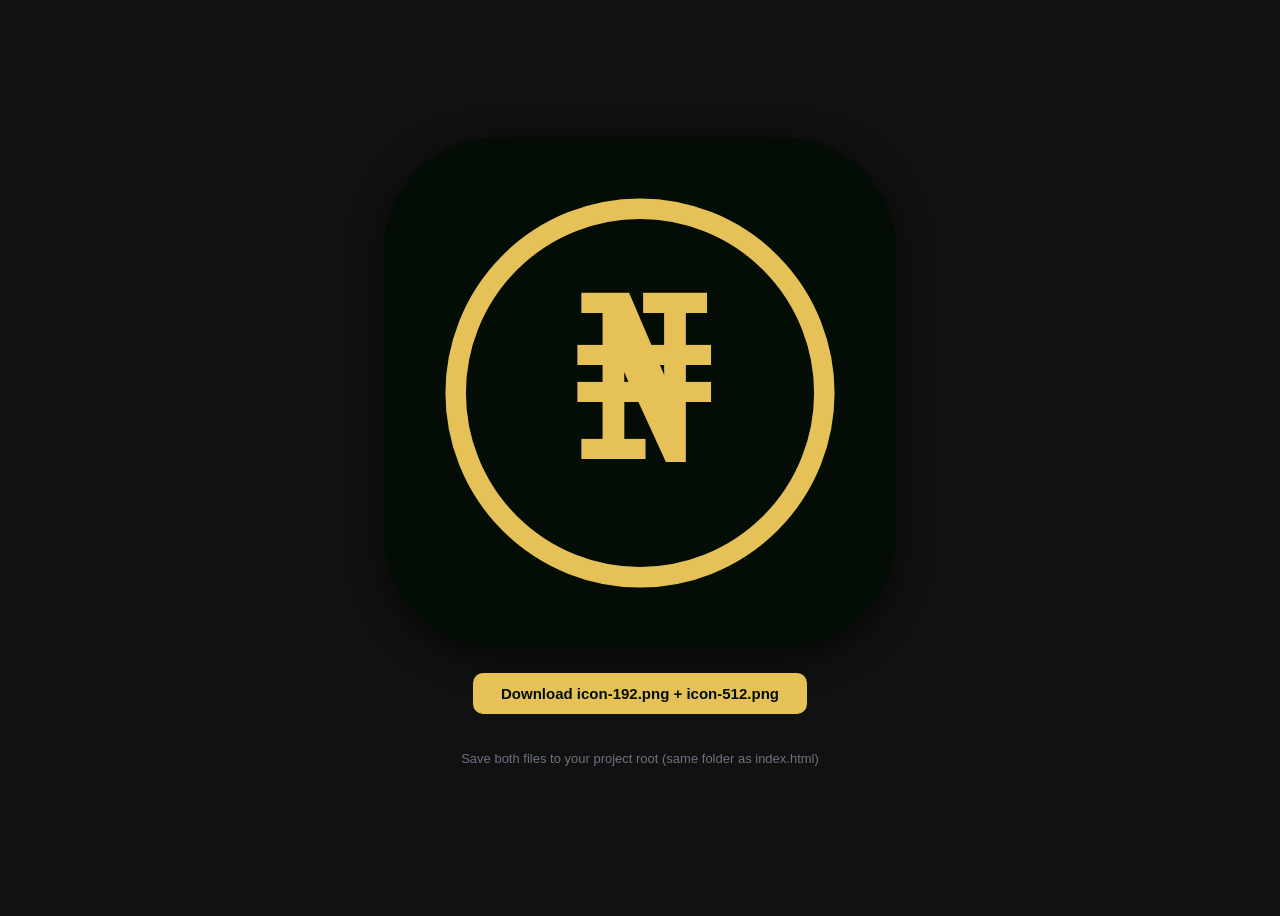
<file: generate-icons.html>
<!DOCTYPE html>
<html>
<head>
<meta charset="UTF-8">
<title>Icon Generator — DriverProfit</title>
<style>
    body { font-family: sans-serif; background: #111; color: #fff; display: flex; flex-direction: column; align-items: center; justify-content: center; min-height: 100vh; gap: 24px; }
    canvas { border-radius: 22%; box-shadow: 0 8px 32px rgba(0,0,0,.6); }
    button { padding: 12px 28px; background: #e5c158; color: #030d05; font-weight: 800; font-size: 15px; border: none; border-radius: 10px; cursor: pointer; }
    p { color: #6b7280; font-size: 13px; text-align: center; }
</style>
</head>
<body>

<canvas id="c" width="512" height="512"></canvas>
<button onclick="downloadBoth()">Download icon-192.png + icon-512.png</button>
<p>Save both files to your project root (same folder as index.html)</p>

<script>
function drawIcon(canvas, size) {
    const ctx = canvas.getContext('2d');
    canvas.width = canvas.height = size;
    const r = size * 0.18;

    // Background rounded rect
    ctx.beginPath();
    ctx.moveTo(r, 0);
    ctx.lineTo(size - r, 0);
    ctx.quadraticCurveTo(size, 0, size, r);
    ctx.lineTo(size, size - r);
    ctx.quadraticCurveTo(size, size, size - r, size);
    ctx.lineTo(r, size);
    ctx.quadraticCurveTo(0, size, 0, size - r);
    ctx.lineTo(0, r);
    ctx.quadraticCurveTo(0, 0, r, 0);
    ctx.closePath();
    ctx.fillStyle = '#030d05';
    ctx.fill();

    // Gold ring
    ctx.beginPath();
    ctx.arc(size / 2, size / 2, size * 0.36, 0, Math.PI * 2);
    ctx.strokeStyle = '#e5c158';
    ctx.lineWidth = size * 0.04;
    ctx.stroke();

    // ₦ symbol
    ctx.fillStyle = '#e5c158';
    ctx.font = `900 ${size * 0.42}px serif`;
    ctx.textAlign = 'center';
    ctx.textBaseline = 'middle';
    ctx.fillText('₦', size / 2, size * 0.52);
}

// Draw preview at 512
drawIcon(document.getElementById('c'), 512);

function downloadBoth() {
    [192, 512].forEach(size => {
        const c = document.createElement('canvas');
        drawIcon(c, size);
        const a = document.createElement('a');
        a.download = `icon-${size}.png`;
        a.href = c.toDataURL('image/png');
        a.click();
    });
}
</script>
</body>
</html>
</file>
